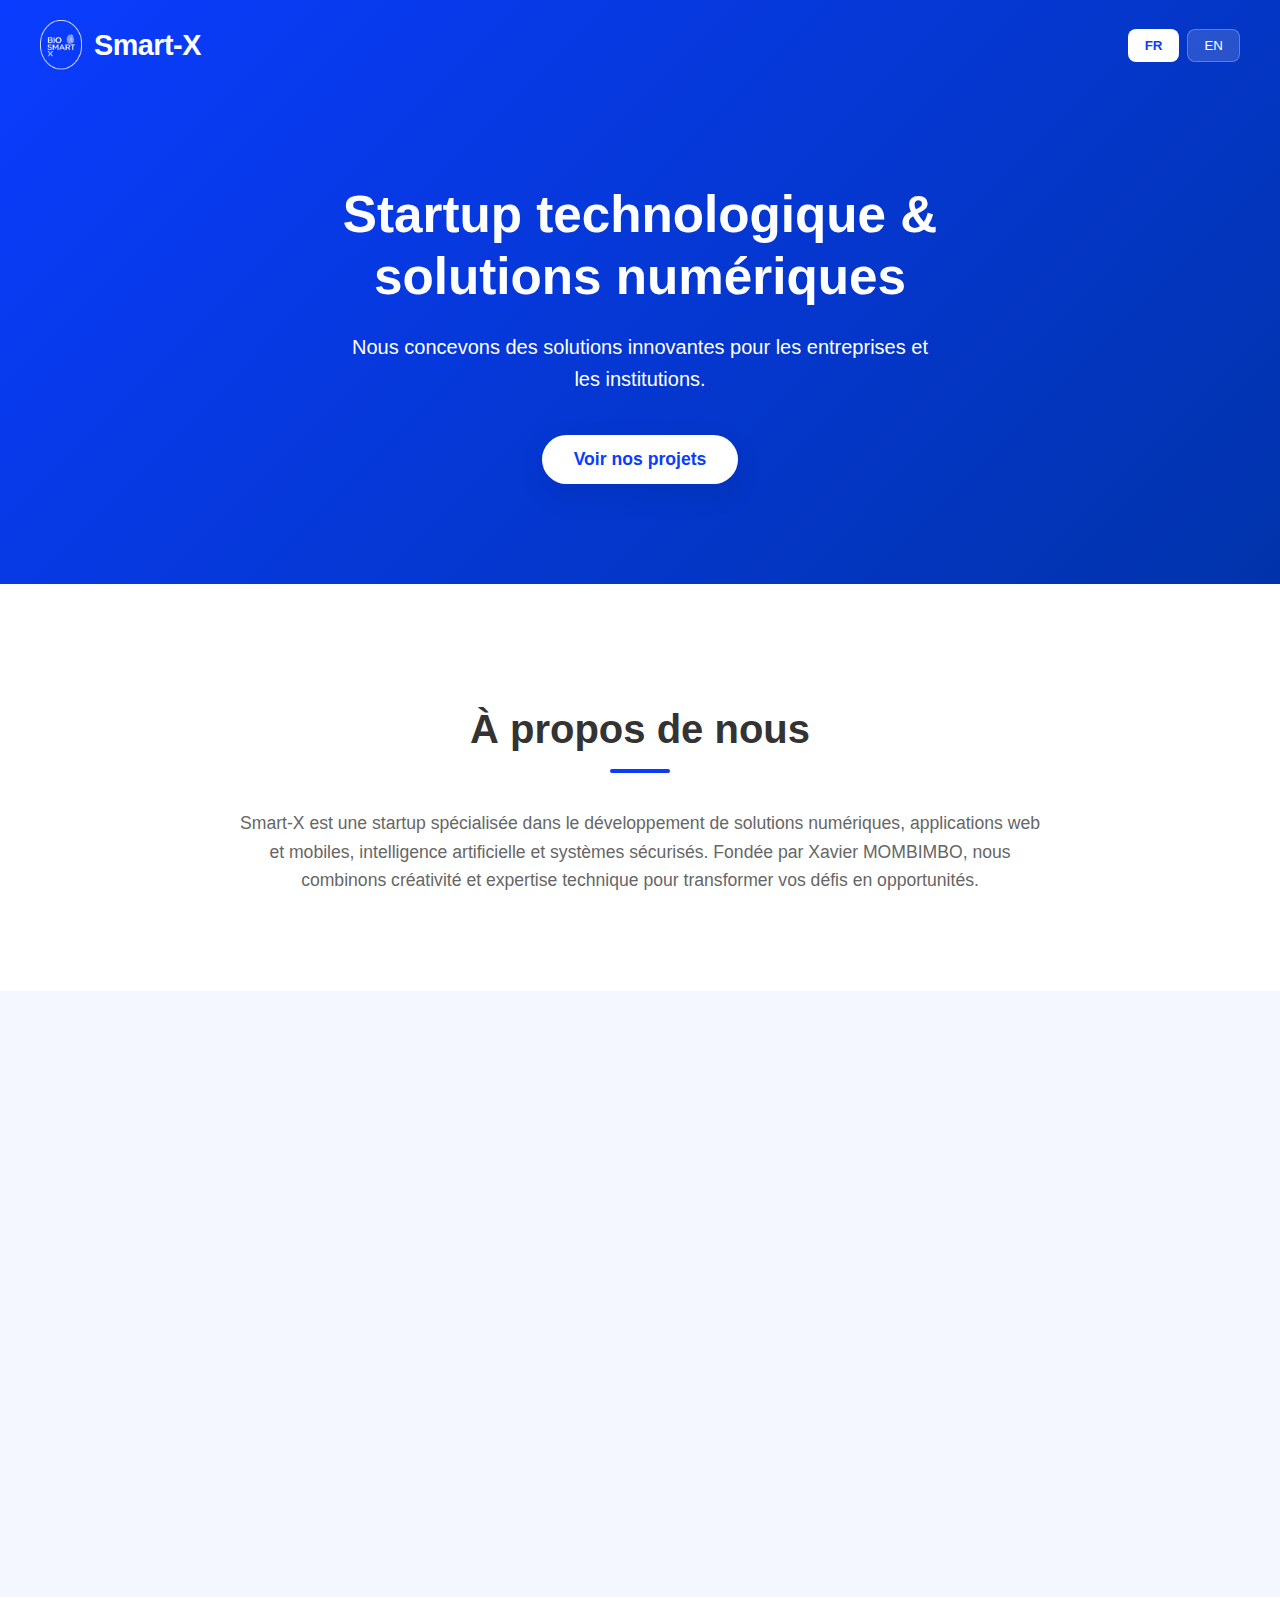
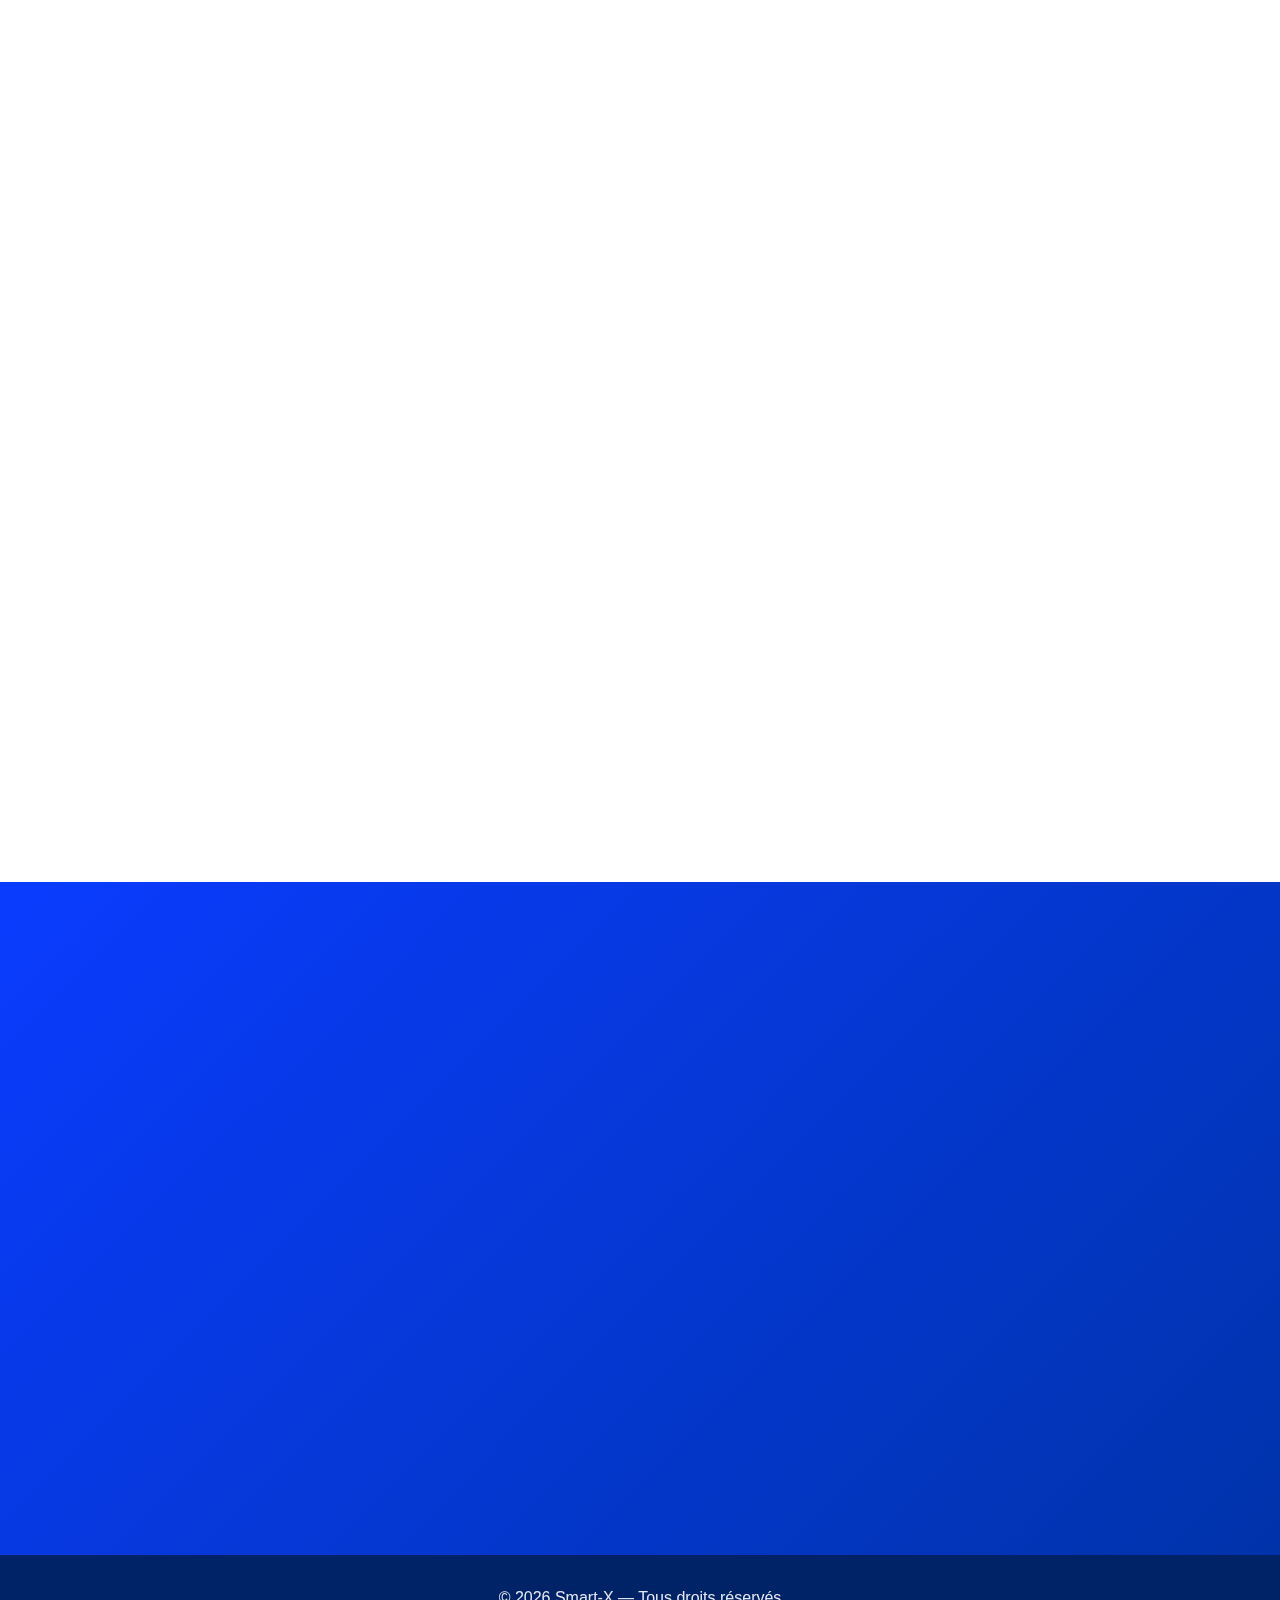
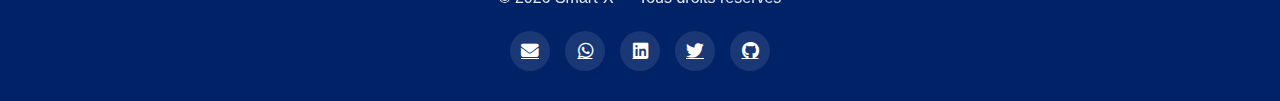
<file: index.html>
<!DOCTYPE html>
<html lang="fr">
<head>
  <meta charset="UTF-8">
  <meta name="google-site-verification" content="n3RK-QLJnKsd1287SgWTJoSZnh180vOroTRCDt4TTLI" />
  
  <!-- MÉTADONNÉES SEO ESSENTIELLES -->
  <meta name="description" content="Smart-X - Startup technologique congolaise spécialisée en développement web, applications mobiles et solutions IA à Kinshasa, RDC">
  <meta name="keywords" content="développement web RDC, applications mobiles Kinshasa, startup Congo, intelligence artificielle Afrique, solutions numériques, Smart-X, Xavier Mombimbo">
  <meta name="author" content="Xavier Mombimbo">
  <meta name="robots" content="index, follow">
  
  <!-- OPEN GRAPH POUR LES RÉSEAUX SOCIAUX -->
  <meta property="og:title" content="Smart-X - Solutions Technologiques Innovantes en RDC">
  <meta property="og:description" content="Startup 100% congolaise spécialisée en développement web, mobile et intelligence artificielle">
  <meta property="og:image" content="https://xaviermombimbo.github.io/smart-x/assets/logo.png">
  <meta property="og:url" content="https://xaviermombimbo.github.io/smart-x/">
  <meta property="og:type" content="website">
  <meta property="og:locale" content="fr_FR">
  
  <!-- TWITTER CARDS -->
  <meta name="twitter:card" content="summary_large_image">
  <meta name="twitter:title" content="Smart-X - Startup Tech en République Démocratique du Congo">
  <meta name="twitter:description" content="Développement web, applications mobiles et solutions IA innovantes">
  <meta name="twitter:creator" content="@XavierMombimbo">
  
  <!-- GÉOLOCALISATION POUR LA RDC -->
  <meta name="geo.region" content="CD">
  <meta name="geo.placename" content="Kinshasa">
  <meta name="geo.position" content="-4.441931;15.266293">
  <meta name="ICBM" content="-4.441931, 15.266293">
  
  <!-- SCHEMA.ORG MARKUP (GOOGLE RICH RESULTS) -->
  <script type="application/ld+json">
  {
    "@context": "https://schema.org",
    "@type": "LocalBusiness",
    "name": "Smart-X",
    "description": "Startup technologique congolaise spécialisée en développement web, applications mobiles et solutions d'intelligence artificielle",
    "url": "https://xaviermombimbo.github.io/smart-x/",
    "logo": "https://xaviermombimbo.github.io/smart-x/assets/logo.png",
    "address": {
      "@type": "PostalAddress",
      "addressLocality": "Kinshasa",
      "addressCountry": "CD"
    },
    "contactPoint": {
      "@type": "ContactPoint",
      "telephone": "+243-820-125-176",
      "contactType": "Customer Service",
      "email": "xaviermombimbo7@outlook.com",
      "availableLanguage": ["French", "English"]
    },
    "founder": {
      "@type": "Person",
      "name": "Xavier Mombimbo",
      "url": "https://github.com/XavierMombimbo"
    },
    "sameAs": [
      "https://www.linkedin.com/in/xavier-mombimbo/",
      "https://twitter.com/XavierMombimbo",
      "https://github.com/XavierMombimbo"
    ]
  }
  </script>
  
  <!-- TITRE OPTIMISÉ POUR LE SEO -->
  <title>Smart-X | Startup Technologique en RDC - Développement Web, Applications Mobiles & IA</title>
  
  <meta name="viewport" content="width=device-width, initial-scale=1.0">
  <link rel="stylesheet" href="https://cdnjs.cloudflare.com/ajax/libs/font-awesome/6.4.0/css/all.min.css">
  <link rel="stylesheet" href="css/style.css">
  
  <!-- CANONICAL URL -->
  <link rel="canonical" href="https://xaviermombimbo.github.io/smart-x/">
</head>
<body itemscope itemtype="https://schema.org/LocalBusiness">

<header>
  <div class="nav container">
    <div class="logo">
      <img src="assets/logo.png" alt="Smart-X Logo - Startup technologique en RDC" class="logo-img">
      <span class="logo-text">Smart-X</span>
    </div>
    <div class="lang-switcher">
      <button onclick="setLang('fr')" class="lang-btn active">FR</button>
      <button onclick="setLang('en')" class="lang-btn">EN</button>
    </div>
  </div>

  <div class="hero container">
    <h1 class="fade-in"
      data-fr="Startup technologique & solutions numériques"
      data-en="Technology startup & digital solutions">
    </h1>
    <p class="fade-in delay-1"
      data-fr="Nous concevons des solutions innovantes pour les entreprises et les institutions."
      data-en="We build innovative solutions for businesses and institutions.">
    </p>
    <button class="cta-button fade-in delay-2"
      data-fr="Voir nos projets"
      data-en="View our projects">
    </button>
  </div>
</header>

<main>
  <section class="about">
    <div class="container">
      <h2 class="section-title fade-in" data-fr="À propos de nous" data-en="About us"></h2>
      <div class="about-content fade-in delay-1">
        <p
          data-fr="Smart-X est une startup spécialisée dans le développement de solutions numériques, applications web et mobiles, intelligence artificielle et systèmes sécurisés. Fondée par Xavier MOMBIMBO, nous combinons créativité et expertise technique pour transformer vos défis en opportunités."
          data-en="Smart-X is a startup specialized in digital solutions, web and mobile applications, artificial intelligence, and secure systems. Founded by Xavier MOMBIMBO, we combine creativity and technical expertise to turn your challenges into opportunities.">
        </p>
      </div>
    </div>
  </section>

  <section class="services">
    <div class="container">
      <h2 class="section-title fade-in" data-fr="Nos services" data-en="Our services"></h2>
      <div class="cards">
        <div class="card fade-in">
          <div class="card-icon">
            <i class="fas fa-code"></i>
          </div>
          <h3 data-fr="Développement Web" data-en="Web Development"></h3>
          <p data-fr="Sites web professionnels et plateformes sur mesure avec les dernières technologies."
             data-en="Professional websites and custom platforms with the latest technologies."></p>
        </div>
        <div class="card fade-in delay-1">
          <div class="card-icon">
            <i class="fas fa-mobile-alt"></i>
          </div>
          <h3 data-fr="Applications Mobiles" data-en="Mobile Applications"></h3>
          <p data-fr="Applications Android et multiplateformes performantes et intuitives."
             data-en="High-performance and intuitive Android and cross-platform applications."></p>
        </div>
        <div class="card fade-in delay-2">
          <div class="card-icon">
            <i class="fas fa-brain"></i>
          </div>
          <h3 data-fr="IA & Solutions intelligentes" data-en="AI & Smart Solutions"></h3>
          <p data-fr="Intelligence artificielle, biométrie et automatisation pour optimiser vos processus."
             data-en="Artificial intelligence, biometrics and automation to optimize your processes."></p>
        </div>
      </div>
    </div>
  </section>

  <section class="projects">
    <div class="container">
      <h2 class="section-title fade-in" data-fr="Nos projets" data-en="Our projects"></h2>
      
      <div class="project fade-in">
        <div class="project-image">
          <img src="assets/Screenshot.png" alt="Application mobile Munganga - Santé et IA en RDC">
        </div>
        <div class="project-content">
          <h3>Munganga</h3>
          <p
            data-fr="Application mobile de santé permettant aux patients de trouver des médecins, obtenir des recommandations intelligentes et accéder aux services médicaux. Solution intégrée avec intelligence artificielle pour l'analyse des symptômes."
            data-en="A mobile health application that helps patients find doctors, get intelligent recommendations and access medical services. Integrated solution with artificial intelligence for symptom analysis.">
          </p>
          <div class="project-tech">
            <span class="tech-tag">Mobile</span>
            <span class="tech-tag">Santé</span>
            <span class="tech-tag">Intelligence Artificielle</span>
          </div>
        </div>
      </div>

      <div class="project fade-in delay-1">
        <div class="project-image">
          <div class="placeholder-image">
            <i class="fas fa-rocket"></i>
            <p data-fr="Projet en développement" data-en="Project in development"></p>
          </div>
        </div>
        <div class="project-content">
          <h3 data-fr="Solution Sécurisée" data-en="Secure Solution"></h3>
          <p
            data-fr="Nouvelle solution de sécurité innovante actuellement en phase de développement. Plus d'informations à venir."
            data-en="New innovative security solution currently in development. More information coming soon.">
          </p>
          <div class="project-tech">
            <span class="tech-tag">Sécurité</span>
            <span class="tech-tag">Innovation</span>
            <span class="tech-tag">Confidential</span>
          </div>
        </div>
      </div>
    </div>
  </section>

  <section class="contact">
    <div class="container compact-container">
      <h2 class="section-title fade-in" data-fr="Contact" data-en="Contact"></h2>
      
      <div class="contact-compact fade-in">
        <div class="contact-grid">
          <div class="contact-item compact">
            <div class="contact-icon">
              <i class="fas fa-envelope"></i>
            </div>
            <div class="contact-details">
              <h4 data-fr="Email" data-en="Email"></h4>
              <p itemprop="email">xaviermombimbo7 @outlook.com</p>
            </div>
          </div>
          
          <div class="contact-item compact">
            <div class="contact-icon">
              <i class="fab fa-whatsapp"></i>
            </div>
            <div class="contact-details">
              <h4 data-fr="WhatsApp" data-en="WhatsApp"></h4>
              <p itemprop="telephone">+243 820 125 176</p>
            </div>
          </div>
          
          <div class="contact-item compact">
            <div class="contact-icon">
              <i class="fab fa-github"></i>
            </div>
            <div class="contact-details">
              <h4>GitHub</h4>
              <p>XavierMombimbo</p>
            </div>
          </div>
        </div>
        
        <div class="social-links-compact fade-in delay-1">
          <a href="https://www.linkedin.com/in/xavier-mombimbo/" target="_blank" class="social-link-compact" aria-label="LinkedIn" rel="noopener noreferrer">
            <i class="fab fa-linkedin"></i>
          </a>
          <a href="https://twitter.com/XavierMombimbo" target="_blank" class="social-link-compact" aria-label="Twitter" rel="noopener noreferrer">
            <i class="fab fa-twitter"></i>
          </a>
          <a href="https://github.com/XavierMombimbo" target="_blank" class="social-link-compact" aria-label="GitHub" rel="noopener noreferrer">
            <i class="fab fa-github"></i>
          </a>
        </div>
      </div>
      
      <div class="developer-card-compact fade-in delay-2">
        <div class="developer-avatar">
          <i class="fas fa-user-tie"></i>
        </div>
        <div class="developer-info-compact">
          <h4 itemprop="founder" itemscope itemtype="https://schema.org/Person"><span itemprop="name">Xavier MOMBIMBO</span></h4>
          <p data-fr="Fondateur & Développeur Principal" data-en="Founder & Lead Developer"></p>
        </div>
      </div>
    </div>
  </section>
</main>

<footer>
  <div class="container">
    <p>© 2026 Smart-X — <span data-fr="Tous droits réservés" data-en="All rights reserved"></span></p>
    <div class="footer-links">
      <a href="mailto:xaviermombimbo7@outlook.com" class="footer-link" aria-label="Email" rel="noopener noreferrer">
        <i class="fas fa-envelope"></i>
      </a>
      <a href="https://wa.me/243820125176" target="_blank" class="footer-link" aria-label="WhatsApp" rel="noopener noreferrer">
        <i class="fab fa-whatsapp"></i>
      </a>
      <a href="https://www.linkedin.com/in/xavier-mombimbo/" target="_blank" class="footer-link" aria-label="LinkedIn" rel="noopener noreferrer">
        <i class="fab fa-linkedin"></i>
      </a>
      <a href="https://twitter.com/XavierMombimbo" target="_blank" class="footer-link" aria-label="Twitter" rel="noopener noreferrer">
        <i class="fab fa-twitter"></i>
      </a>
      <a href="https://github.com/XavierMombimbo" target="_blank" class="footer-link" aria-label="GitHub" rel="noopener noreferrer">
        <i class="fab fa-github"></i>
      </a>
    </div>
  </div>
</footer>

<script src="js/lang.js"></script>
<script>
  // Initialisation au chargement
  document.addEventListener('DOMContentLoaded', function() {
    // Définir la langue par défaut
    if (typeof setLang === 'function') {
      setLang('fr');
    } else {
      // Fallback si lang.js n'est pas chargé
      function setLang(lang) {
        document.querySelectorAll('[data-fr]').forEach(element => {
          if (element.dataset[lang]) {
            element.textContent = element.dataset[lang];
          }
        });
        document.querySelectorAll('.lang-btn').forEach(btn => {
          btn.classList.toggle('active', btn.textContent.includes(lang.toUpperCase()));
        });
      }
      window.setLang = setLang;
    }
    
    // Animation au défilement
    const observerOptions = {
      threshold: 0.1,
      rootMargin: '0px 0px -50px 0px'
    };
    
    const observer = new IntersectionObserver((entries) => {
      entries.forEach(entry => {
        if (entry.isIntersecting) {
          entry.target.classList.add('animated');
        }
      });
    }, observerOptions);
    
    // Observer les éléments avec la classe fade-in
    document.querySelectorAll('.fade-in').forEach(el => {
      observer.observe(el);
    });
    
    // Gestion du clic sur le bouton CTA
    const ctaButton = document.querySelector('.cta-button');
    if (ctaButton) {
      ctaButton.addEventListener('click', function() {
        const projectsSection = document.querySelector('.projects');
        if (projectsSection) {
          projectsSection.scrollIntoView({ 
            behavior: 'smooth' 
          });
        }
      });
    }
  });
</script>
</body>
</html>
</file>
<file: css/style.css>
/* Variables CSS pour la cohérence */
:root {
  --primary: #0a3cff;
  --primary-dark: #0033aa;
  --primary-light: #f4f7ff;
  --secondary: #002266;
  --text-dark: #333333;
  --text-light: #ffffff;
  --text-gray: #666666;
  --background: #ffffff;
  --shadow: 0 10px 30px rgba(0, 0, 0, 0.08);
  --shadow-hover: 0 15px 35px rgba(0, 0, 0, 0.12);
  --transition: all 0.3s ease;
  --radius: 12px;
  --radius-sm: 8px;
}

/* Reset et styles de base */
body {
  margin: 0;
  font-family: 'Segoe UI', Arial, sans-serif;
  background: var(--background);
  color: var(--text-dark);
  line-height: 1.6;
}

.container {
  max-width: 1200px;
  margin: 0 auto;
  padding: 0 20px;
}

/* Header et Navigation */
header {
  background: linear-gradient(135deg, var(--primary), var(--primary-dark));
  color: var(--text-light);
  padding: 20px 0;
  position: relative;
  overflow: hidden;
}

.nav {
  display: flex;
  justify-content: space-between;
  align-items: center;
  padding: 0 20px;
}

.logo {
  display: flex;
  align-items: center;
  gap: 12px;
}

.logo-img {
  height: 50px;
  width: auto;
  filter: brightness(0) invert(1);
}

.logo-text {
  font-size: 1.8rem;
  font-weight: 700;
  color: white;
  letter-spacing: -0.5px;
}

.lang-switcher {
  display: flex;
  gap: 8px;
}

.lang-btn {
  background: rgba(255, 255, 255, 0.15);
  color: white;
  border: 1px solid rgba(255, 255, 255, 0.25);
  padding: 8px 16px;
  border-radius: var(--radius-sm);
  cursor: pointer;
  font-weight: 500;
  transition: var(--transition);
}

.lang-btn:hover {
  background: rgba(255, 255, 255, 0.25);
  transform: translateY(-2px);
}

.lang-btn.active {
  background: white;
  color: var(--primary);
  font-weight: 600;
}

/* Hero Section */
.hero {
  padding: 80px 20px;
  text-align: center;
  max-width: 800px;
  margin: 0 auto;
}

.hero h1 {
  font-size: 3.2rem;
  margin-bottom: 1.5rem;
  line-height: 1.2;
  font-weight: 800;
}

.hero p {
  font-size: 1.25rem;
  margin-bottom: 2.5rem;
  opacity: 0.95;
  max-width: 600px;
  margin-left: auto;
  margin-right: auto;
}

.cta-button {
  display: inline-block;
  background: white;
  color: var(--primary);
  padding: 14px 32px;
  border-radius: 50px;
  font-weight: 600;
  font-size: 1.1rem;
  transition: var(--transition);
  box-shadow: var(--shadow);
  border: none;
  cursor: pointer;
  text-decoration: none;
}

.cta-button:hover {
  transform: translateY(-5px);
  box-shadow: var(--shadow-hover);
  background: #f0f4ff;
}

/* Sections communes */
section {
  padding: 80px 20px;
}

.section-title {
  font-size: 2.5rem;
  text-align: center;
  margin-bottom: 3rem;
  position: relative;
  font-weight: 700;
}

.section-title:after {
  content: '';
  position: absolute;
  width: 60px;
  height: 4px;
  background: var(--primary);
  bottom: -12px;
  left: 50%;
  transform: translateX(-50%);
  border-radius: 2px;
}

/* About Section */
.about {
  background: var(--background);
}

.about-content {
  max-width: 800px;
  margin: 0 auto;
  text-align: center;
  font-size: 1.1rem;
  color: var(--text-gray);
}

/* Services Section */
.services {
  background: var(--primary-light);
}

.cards {
  display: grid;
  grid-template-columns: repeat(auto-fit, minmax(300px, 1fr));
  gap: 30px;
  margin-top: 40px;
}

.card {
  background: white;
  border-radius: var(--radius);
  padding: 35px 30px;
  box-shadow: var(--shadow);
  transition: var(--transition);
  text-align: center;
  border-top: 4px solid transparent;
}

.card:hover {
  transform: translateY(-10px);
  box-shadow: var(--shadow-hover);
  border-top: 4px solid var(--primary);
}

.card-icon {
  font-size: 2.8rem;
  margin-bottom: 1.5rem;
  color: var(--primary);
}

.card h3 {
  font-size: 1.5rem;
  margin-bottom: 1rem;
  color: var(--text-dark);
}

.card p {
  color: var(--text-gray);
  margin-bottom: 0;
}

/* Projects Section */
.projects {
  background: var(--background);
}

.project {
  display: flex;
  gap: 40px;
  align-items: center;
  background: white;
  border-radius: var(--radius);
  padding: 30px;
  margin-bottom: 40px;
  box-shadow: var(--shadow);
  transition: var(--transition);
}

.project:hover {
  transform: translateY(-5px);
  box-shadow: var(--shadow-hover);
}

.project-image {
  flex: 0 0 200px;
}

.project-image img {
  width: 100%;
  height: 180px;
  object-fit: cover;
  border-radius: var(--radius-sm);
}

.placeholder-image {
  width: 100%;
  height: 180px;
  background: linear-gradient(135deg, var(--primary-light), #e6ecff);
  border-radius: var(--radius-sm);
  display: flex;
  flex-direction: column;
  align-items: center;
  justify-content: center;
  color: var(--primary);
}

.placeholder-image i {
  font-size: 3rem;
  margin-bottom: 10px;
}

.placeholder-image p {
  color: var(--text-gray);
  font-size: 0.9rem;
  margin: 0;
}

.project-content {
  flex: 1;
}

.project h3 {
  font-size: 1.8rem;
  margin-bottom: 1rem;
  color: var(--primary);
}

.project p {
  color: var(--text-gray);
  margin-bottom: 1.5rem;
}

.project-tech {
  display: flex;
  gap: 10px;
  flex-wrap: wrap;
}

.tech-tag {
  background: var(--primary-light);
  color: var(--primary);
  padding: 6px 14px;
  border-radius: 50px;
  font-size: 0.85rem;
  font-weight: 500;
}

/* Contact Section - Version Compacte */
.contact {
  background: linear-gradient(135deg, var(--primary), var(--primary-dark));
  color: var(--text-light);
}

.compact-container {
  max-width: 800px;
  margin: 0 auto;
}

.contact-compact {
  margin-bottom: 40px;
}

.contact-grid {
  display: grid;
  grid-template-columns: repeat(auto-fit, minmax(250px, 1fr));
  gap: 20px;
  margin-bottom: 30px;
}

.contact-item.compact {
  background: rgba(255, 255, 255, 0.1);
  border-radius: var(--radius);
  padding: 20px;
  display: flex;
  align-items: center;
  gap: 15px;
  transition: var(--transition);
  border: 1px solid rgba(255, 255, 255, 0.1);
}

.contact-item.compact:hover {
  background: rgba(255, 255, 255, 0.15);
  transform: translateY(-3px);
}

.contact-icon {
  font-size: 1.8rem;
  color: white;
  width: 50px;
  height: 50px;
  display: flex;
  align-items: center;
  justify-content: center;
  background: rgba(255, 255, 255, 0.1);
  border-radius: 50%;
}

.contact-details h4 {
  margin: 0 0 5px 0;
  font-size: 1rem;
  opacity: 0.9;
}

.contact-details p {
  margin: 0;
  font-size: 1rem;
  font-weight: 500;
}

.social-links-compact {
  display: flex;
  justify-content: center;
  gap: 20px;
  margin-top: 30px;
}

.social-link-compact {
  display: inline-flex;
  align-items: center;
  justify-content: center;
  width: 50px;
  height: 50px;
  background: rgba(255, 255, 255, 0.1);
  border-radius: 50%;
  color: white;
  font-size: 1.3rem;
  transition: var(--transition);
  border: 1px solid rgba(255, 255, 255, 0.1);
}

.social-link-compact:hover {
  background: white;
  color: var(--primary);
  transform: translateY(-5px);
}

/* Carte développeur compacte */
.developer-card-compact {
  background: rgba(255, 255, 255, 0.1);
  border-radius: var(--radius);
  padding: 25px;
  display: flex;
  align-items: center;
  gap: 20px;
  max-width: 400px;
  margin: 0 auto;
  border: 1px solid rgba(255, 255, 255, 0.1);
}

.developer-avatar {
  width: 70px;
  height: 70px;
  background: rgba(255, 255, 255, 0.15);
  border-radius: 50%;
  display: flex;
  align-items: center;
  justify-content: center;
  font-size: 2rem;
  color: white;
}

.developer-info-compact h4 {
  margin: 0 0 5px 0;
  font-size: 1.3rem;
}

.developer-info-compact p {
  margin: 0;
  opacity: 0.9;
  font-size: 0.95rem;
}

/* Footer */
footer {
  background: var(--secondary);
  color: var(--text-light);
  text-align: center;
  padding: 30px 20px;
}

footer .container {
  display: flex;
  flex-direction: column;
  align-items: center;
  gap: 20px;
}

footer p {
  margin: 0;
  opacity: 0.9;
}

.footer-links {
  display: flex;
  gap: 15px;
}

.footer-link {
  display: inline-flex;
  align-items: center;
  justify-content: center;
  width: 40px;
  height: 40px;
  background: rgba(255, 255, 255, 0.1);
  border-radius: 50%;
  color: white;
  font-size: 1.1rem;
  transition: var(--transition);
}

.footer-link:hover {
  background: white;
  color: var(--secondary);
  transform: translateY(-3px);
}

/* Animations */
.fade-in {
  opacity: 0;
  transform: translateY(20px);
  transition: opacity 0.8s ease, transform 0.8s ease;
}

.fade-in.animated {
  opacity: 1;
  transform: translateY(0);
}

.delay-1 { transition-delay: 0.2s; }
.delay-2 { transition-delay: 0.4s; }
.delay-3 { transition-delay: 0.6s; }

/* Responsive Design */
@media (max-width: 768px) {
  .hero h1 {
    font-size: 2.5rem;
  }
  
  .hero p {
    font-size: 1.1rem;
  }
  
  .section-title {
    font-size: 2rem;
  }
  
  .cards {
    grid-template-columns: 1fr;
    gap: 20px;
  }
  
  .project {
    flex-direction: column;
    gap: 25px;
    padding: 25px;
  }
  
  .project-image {
    flex: 0 0 auto;
    width: 100%;
  }
  
  .project-image img {
    height: 200px;
  }
  
  .placeholder-image {
    height: 200px;
  }
  
  .contact-grid {
    grid-template-columns: 1fr;
  }
  
  .developer-card-compact {
    flex-direction: column;
    text-align: center;
    padding: 20px;
  }
  
  .nav {
    flex-direction: column;
    gap: 15px;
    padding: 10px 20px;
  }
  
  .logo-img {
    height: 45px;
  }
}

@media (max-width: 480px) {
  .hero h1 {
    font-size: 2rem;
  }
  
  section {
    padding: 60px 15px;
  }
  
  .card {
    padding: 25px 20px;
  }
  
  .contact-item.compact {
    flex-direction: column;
    text-align: center;
    padding: 20px 15px;
  }
  
  .contact-icon {
    margin-bottom: 10px;
  }
}
</file>
